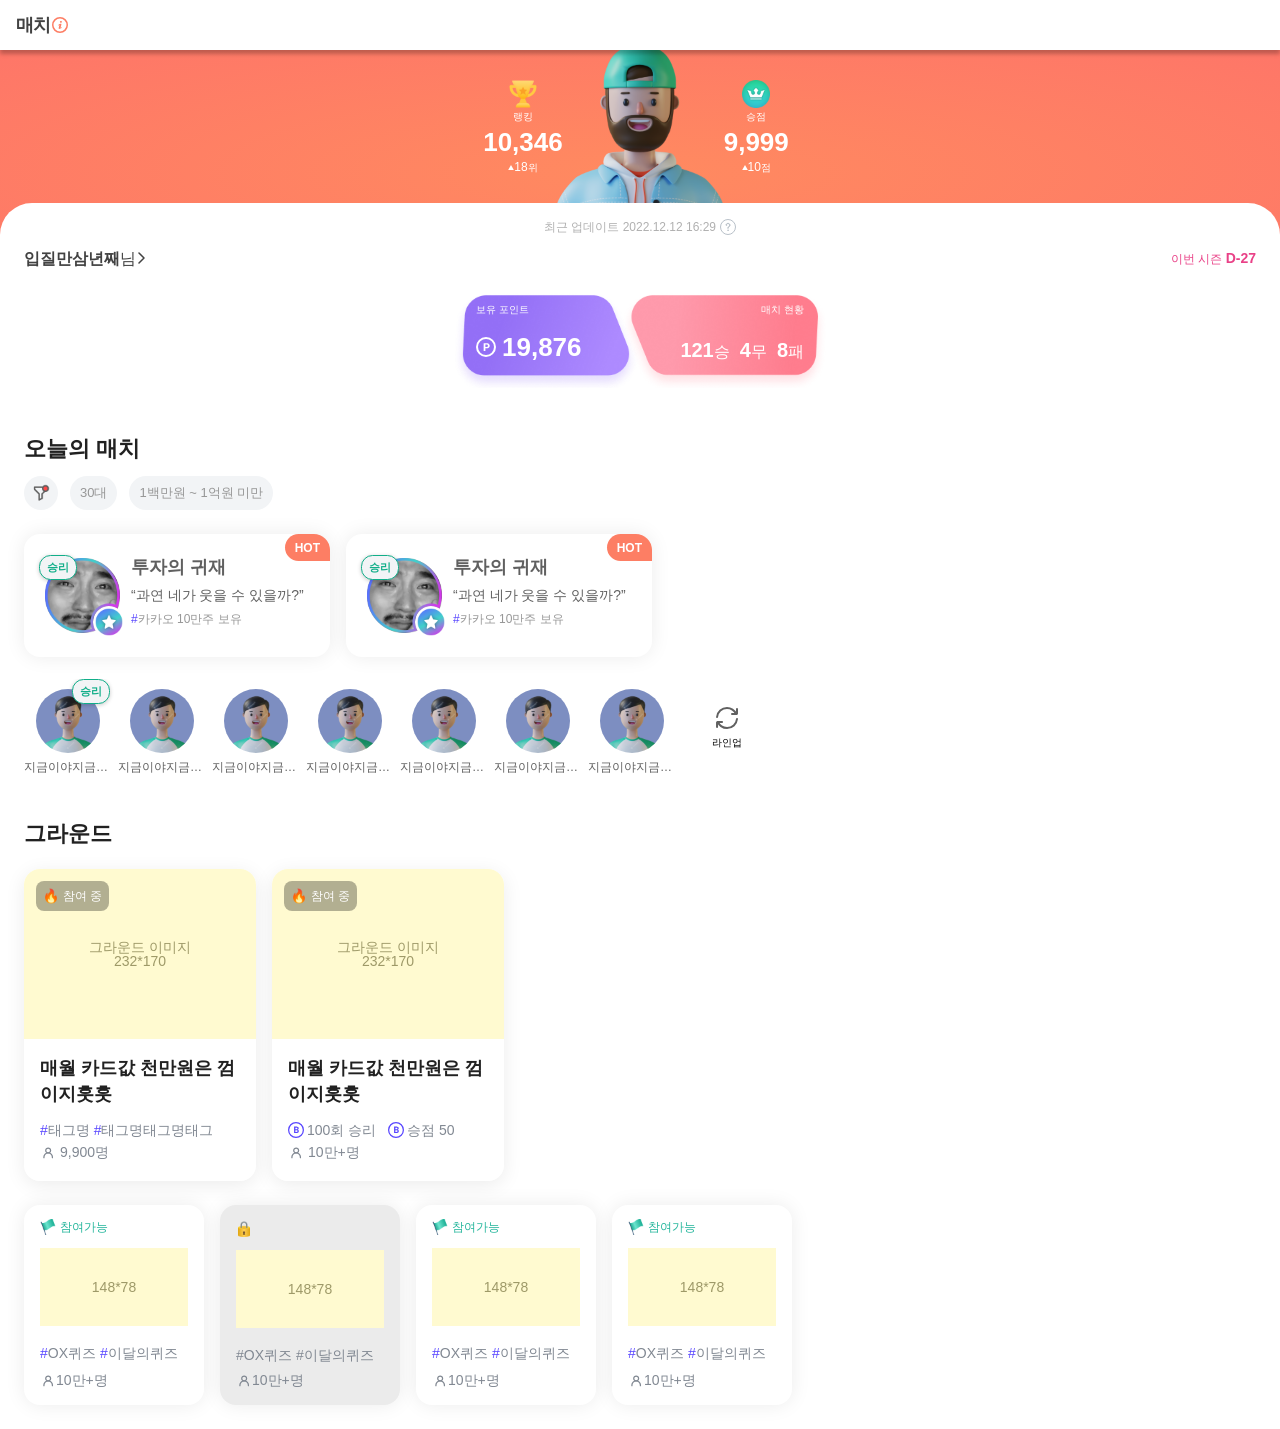
<file: kkl/index.html>
<!DOCTYPE html>
<html lang="en">
  <head>
    <meta charset="UTF-8" />
    <meta http-equiv="X-UA-Compatible" content="IE=edge" />
    <meta name="viewport" content="width=device-width, initial-scale=1.0" />
    <title>Document</title>
    <link rel="stylesheet" href="./css/style.min.css" />
  </head>
  <body>
    <div class="contents-wrap">
      <h1 class="hidden">매치 메인_정회원</h1>

      <div class="section top">
        <div class="tt-box">
          <h2 class="sec-tt small bold fs-18">매치</h2>
        </div>
        <div class="main-bg">
          <div class="box-wrap">
            <div class="rangking box">
              <div class="ico"></div>
              <p class="fs-10">랭킹</p>
              <p class="fs-26 eng">10,346</p>
              <div class="order fs-10"><em class="eng fs-12">18</em>위</div>
            </div>
            <div class="score box">
              <div class="ico"></div>
              <p class="fs-10">승점</p>
              <p class="fs-26 eng">9,999</p>
              <div class="order fs-10"><em class="eng fs-12">10</em>점</div>
            </div>
          </div>
          <div class="character boy"></div>
        </div>
        <div class="view-box">
          <div class="date">
            <p class="fs-12">최근 업데이트 <em class="eng">2022.12.12 16:29</em></p>
            <i class="tooltip"></i>
          </div>
          <div class="profile">
            <a class="user-id fs-16" href="#none"><strong>입질만삼년째</strong>님</a>
            <p class="left-day fs-12">이번 시즌 <em class="eng fs-14">D-27</em></p>
          </div>
          <div class="result">
            <div class="point box">
              <div class="wrap">
                <p>보유 포인트</p>
                <div class="point-wrap">
                  <div class="icon"></div>
                  <p class="eng">19,876</p>
                </div>
              </div>
            </div>
            <div class="match box">
              <div class="wrap">
                <p>매치 현황</p>
                <div class="match-wrap">
                  <div class="win">
                    <p><em class="eng">121</em>승</p>
                  </div>
                  <div class="draw">
                    <p><em class="eng">4</em>무</p>
                  </div>
                  <div class="lose">
                    <p><em class="eng">8</em>패</p>
                  </div>
                </div>
              </div>
            </div>
          </div>
        </div>
      </div>
      <div class="section">
        <h2>오늘의 매치</h2>
        <div class="tag-box">
          <div class="tag ico">
            <img src="./image/bx_filter-alt.png" alt="필터아이콘" />
          </div>
          <div class="tag age">30대</div>
          <div class="tag money">1백만원 ~ 1억원 미만</div>
        </div>

        <div class="card-box">
          <div class="card win">
            <div class="profile-image">
              <div class="win">승리</div>
              <!-- <div class="lose">패배</div> -->
              <!-- <div class="draw">무승부</div> -->
              <div class="bookmark"></div>
            </div>
            <div class="summary">
              <h3 class="name">투자의 귀재</h3>
              <p>“과연 네가 웃을 수 있을까?”</p>
              <div class="hash-tag">카카오 10만주 보유</div>
            </div>
            <!-- <a href="#none" title="상세 페이지로 이동"></a> -->
          </div>
          <div class="card win">
            <div class="profile-image">
              <div class="win">승리</div>
              <!-- <div class="lose">패배</div> -->
              <!-- <div class="draw">무승부</div> -->
              <div class="bookmark"></div>
            </div>
            <div class="summary">
              <h3 class="name">투자의 귀재</h3>
              <p>“과연 네가 웃을 수 있을까?”</p>
              <div class="hash-tag">카카오 10만주 보유</div>
            </div>
            <!-- <a href="#none" title="상세 페이지로 이동"></a> -->
          </div>
        </div>

        <div class="user-box">
          <div class="user win">
            <div class="user-image">
              <div class="win">승리</div>
              <!-- <div class="lose">패배</div> -->
              <!-- <div class="revenge">리벤지</div> -->
              <!-- <div class="draw">무승부</div> -->
            </div>
            <div class="user-id">
              <p>지금이야지금이지금이야지금이야지금이야</p>
            </div>
            <a href="#none" title="상세 페이지로 이동"></a>
          </div>
          <div class="user">
            <div class="user-image">
              <!-- <div class="win">승리</div> -->
              <!-- <div class="lose">패배</div> -->
              <!-- <div class="revenge">리벤지</div> -->
              <!-- <div class="draw">무승부</div> -->
            </div>
            <div class="user-id">
              <p>지금이야지금이지금이야지금이야지금이야</p>
            </div>
            <a href="#none" title="상세 페이지로 이동"></a>
          </div>
          <div class="user">
            <div class="user-image">
              <!-- <div class="win">승리</div> -->
              <!-- <div class="lose">패배</div> -->
              <!-- <div class="revenge">리벤지</div> -->
              <!-- <div class="draw">무승부</div> -->
            </div>
            <div class="user-id">
              <p>지금이야지금이지금이야지금이야지금이야</p>
            </div>
            <a href="#none" title="상세 페이지로 이동"></a>
          </div>
          <div class="user">
            <div class="user-image">
              <!-- <div class="win">승리</div> -->
              <!-- <div class="lose">패배</div> -->
              <!-- <div class="revenge">리벤지</div> -->
              <!-- <div class="draw">무승부</div> -->
            </div>
            <div class="user-id">
              <p>지금이야지금이지금이야지금이야지금이야</p>
            </div>
            <a href="#none" title="상세 페이지로 이동"></a>
          </div>
          <div class="user">
            <div class="user-image">
              <!-- <div class="win">승리</div> -->
              <!-- <div class="lose">패배</div> -->
              <!-- <div class="revenge">리벤지</div> -->
              <!-- <div class="draw">무승부</div> -->
            </div>
            <div class="user-id">
              <p>지금이야지금이지금이야지금이야지금이야</p>
            </div>
            <a href="#none" title="상세 페이지로 이동"></a>
          </div>
          <div class="user">
            <div class="user-image">
              <!-- <div class="win">승리</div> -->
              <!-- <div class="lose">패배</div> -->
              <!-- <div class="revenge">리벤지</div> -->
              <!-- <div class="draw">무승부</div> -->
            </div>
            <div class="user-id">
              <p>지금이야지금이지금이야지금이야지금이야</p>
            </div>
            <a href="#none" title="상세 페이지로 이동"></a>
          </div>
          <div class="user">
            <div class="user-image">
              <!-- <div class="win">승리</div> -->
              <!-- <div class="lose">패배</div> -->
              <!-- <div class="revenge">리벤지</div> -->
              <!-- <div class="draw">무승부</div> -->
            </div>
            <div class="user-id">
              <p>지금이야지금이지금이야지금이야지금이야</p>
            </div>
            <a href="#none" title="상세 페이지로 이동"></a>
          </div>
          <div class="shuffle">
            <div class="ico"></div>
            <p>라인업</p>
            <a href="#none" title="순서 섞기"></a>
          </div>
        </div>
      </div>
      <div class="section">
        <h2>그라운드</h2>
        <div class="main-cardbox">
          <div class="main-card">
            <div class="top">
              <span class="join"> 참여 중</span>
              <p>그라운드 이미지<br />232*170</p>
            </div>
            <div class="bottom">
              <h3>매월 카드값 천만원은 껌이지훗훗</h3>
              <div class="tag-wrap">
                <span class="tag-name">태그명</span>
                <span class="tag-name">태그명태그명태그</span>
              </div>
              <p class="total"><em class="eng">9,900</em>명</p>
            </div>
            <a href="#none" title="상세 페이지로 이동"></a>
          </div>
          <div class="main-card">
            <div class="top">
              <span class="join">참여 중</span>
              <p>그라운드 이미지<br />232*170</p>
            </div>
            <div class="bottom">
              <h3>매월 카드값 천만원은 껌이지훗훗</h3>
              <!-- <div class="hash-tag">
                                <span class="tag-name">태그명</span>
                                <span class="tag-name">태그명태그명태그</span>
                            </div> -->
              <div class="tag-wrap">
                <span class="score win"><em class="eng">100</em>회 승리</span>
                <!-- <span class="number lose"><em class="eng">100</em>회 패배</span> -->
                <span class="score">승점 <em class="eng">50</em></span>
              </div>
              <p class="total"><em class="eng">10</em>만+명</p>
            </div>
            <a href="#none" title="상세 페이지로 이동"></a>
          </div>
        </div>
        <div class="sub-cardbox">
          <div class="sub-card">
            <span class="joinable">참여가능</span>
            <!-- <span class="unable"></span> -->
            <div class="card-image">
              <p>148*78</p>
            </div>
            <div class="hash-tag">
              <span class="tag-name">OX퀴즈</span>
              <span class="tag-name">이달의퀴즈</span>
            </div>
            <p class="total"><em class="eng">10</em>만+명</p>
            <a href="#none" title="상세 페이지로 이동"></a>
          </div>
          <div class="sub-card lock">
            <span class="joinable">참여가능</span>
            <span class="unable"></span>
            <div class="card-image">
              <p>148*78</p>
            </div>
            <div class="hash-tag">
              <span class="tag-name">OX퀴즈</span>
              <span class="tag-name">이달의퀴즈</span>
            </div>
            <p class="total"><em class="eng">10</em>만+명</p>
            <a href="#none" title="상세 페이지로 이동"></a>
          </div>
          <div class="sub-card">
            <span class="joinable">참여가능</span>
            <!-- <span class="unable"></span> -->
            <div class="card-image">
              <p>148*78</p>
            </div>
            <div class="hash-tag">
              <span class="tag-name">OX퀴즈</span>
              <span class="tag-name">이달의퀴즈</span>
            </div>
            <p class="total"><em class="eng">10</em>만+명</p>
            <a href="#none" title="상세 페이지로 이동"></a>
          </div>
          <div class="sub-card">
            <span class="joinable">참여가능</span>
            <!-- <span class="unable"></span> -->
            <div class="card-image">
              <p>148*78</p>
            </div>
            <div class="hash-tag">
              <span class="tag-name">OX퀴즈</span>
              <span class="tag-name">이달의퀴즈</span>
            </div>
            <p class="total"><em class="eng">10</em>만+명</p>
            <a href="#none" title="상세 페이지로 이동"></a>
          </div>
        </div>
      </div>
    </div>
  </body>
</html>
</file>
<file: kkl/css/style.min.css>
@import"../css/normalize.css";@import"../css/reset.css";html{font-size:62.5%;height:100%;-webkit-text-size-adjust:none;-moz-text-size-adjust:none;-ms-text-size-adjust:none;text-size-adjust:none}body{font-family:"Noto Sans KR",sans-serif;font-weight:500}body .eng{font-family:"Roboto",sans-serif}body .bold{font-weight:700}body .hidden{display:none}body .fs-10{font-size:1rem}body .fs-11{font-size:1.1rem}body .fs-12{font-size:1.2rem}body .fs-13{font-size:1.3rem}body .fs-14{font-size:1.4rem}body .fs-16{font-size:1.6rem}body .fs-18{font-size:1.8rem}body .fs-20{font-size:2rem}body .fs-22{font-size:2.2rem}body .fs-26{font-size:2.6rem}.section{margin-bottom:5rem;padding-left:2.4rem;overflow:hidden}.section>h2{font-size:2.2rem;font-weight:700;color:#212121}.section.top{padding-left:0}.section.top .tt-box{position:relative;z-index:11;background:#fff;-webkit-box-shadow:0 4px 4px 0 rgba(0,0,0,.25);box-shadow:0 4px 4px 0 rgba(0,0,0,.25);padding:1.6rem}.section.top .main-bg{position:relative;height:24.7rem;background-image:radial-gradient(#ff8a60, #fe7668)}.section.top .main-bg .character.boy{position:absolute;top:calc(50% - 5rem);left:50%;-webkit-transform:translate(-50%, -50%);transform:translate(-50%, -50%);width:17rem;height:17rem;background:url(../image/main_image3x.png) center center/cover no-repeat}.section.top .main-bg .box-wrap{display:-webkit-box;display:-ms-flexbox;display:flex;position:relative;z-index:10;-webkit-box-pack:center;-ms-flex-pack:center;justify-content:center;gap:16.1rem;margin:0 auto;padding-left:2.3rem;padding-right:3.1rem;color:#fff}.section.top .main-bg .box-wrap .box{display:-webkit-box;display:-ms-flexbox;display:flex;position:relative;z-index:0;-webkit-box-orient:vertical;-webkit-box-direction:normal;-ms-flex-direction:column;flex-direction:column;-webkit-box-align:center;-ms-flex-align:center;align-items:center;margin-top:3rem}.section.top .main-bg .box-wrap .box .ico{width:2.8rem;height:2.8rem;margin-bottom:.4rem;background:url(../image/ic_trophy.png) no-repeat;background-size:contain}.section.top .main-bg .box-wrap .box .fs-26{margin-top:.7rem;margin-bottom:.6rem;font-weight:600}.section.top .main-bg .box-wrap .box .order::before{content:"";display:inline-block;width:.6rem;height:.6rem;background:url("data:image/svg+xml,%0A%3Csvg width='6' height='5' viewBox='0 0 6 5' fill='none' xmlns='http://www.w3.org/2000/svg'%3E%3Cpath d='M5.82 4.928L3 0.0439998L0.18 4.928H5.82Z' fill='white'/%3E%3C/svg%3E%0A") no-repeat}.section.top .main-bg .box-wrap .box.score .ico{background-image:url(../image/ic_crown.png)}.section.top .view-box{position:relative;width:100%;margin-top:-9.4rem;padding-top:1.6rem;background:#fff;border-radius:3.2rem}.section.top .view-box .date{display:-webkit-box;display:-ms-flexbox;display:flex;-webkit-box-pack:center;-ms-flex-pack:center;justify-content:center;-webkit-box-align:center;-ms-flex-align:center;align-items:center;text-align:center;color:#b0b0b0}.section.top .view-box .date .tooltip{display:inline-block;width:1.6rem;height:1.6rem;margin-left:.4rem;background:url("data:image/svg+xml,%0A%3Csvg width='16' height='16' viewBox='0 0 16 16' fill='none' xmlns='http://www.w3.org/2000/svg'%3E%3Cg clip-path='url(%23clip0_0_373)'%3E%3Ccircle cx='8' cy='8' r='7.5' stroke='%23B9C1C9'/%3E%3Cpath d='M6.33243 6.15384L6.62681 6.558L6.33243 6.15384C6.29796 6.17894 6.24535 6.19663 6.18564 6.19298C6.12598 6.18933 6.08018 6.16578 6.05412 6.1408C6.02963 6.11734 6.02651 6.09795 6.0265 6.08947C6.02655 5.65374 6.21942 5.22303 6.5845 4.89616C6.95144 4.56762 7.45985 4.375 8 4.375C8.54015 4.375 9.04857 4.56762 9.41551 4.89616C9.78063 5.22308 9.9735 5.65385 9.9735 6.08964C9.9735 6.45964 9.90998 6.70349 9.78527 6.92501C9.65156 7.16254 9.42852 7.40911 9.04264 7.75461L9.04262 7.75459L9.03859 7.75828L8.91716 7.86941L8.91716 7.86941L8.91518 7.87124C8.67993 8.08889 8.48281 8.29472 8.35364 8.53165C8.21345 8.78881 8.17459 9.04094 8.17459 9.31094C8.17459 9.31957 8.17125 9.34066 8.14349 9.36552C8.11391 9.39201 8.06305 9.41494 8 9.41494C7.93695 9.41494 7.8861 9.39201 7.85652 9.36552C7.82875 9.34066 7.82541 9.31957 7.82541 9.31094C7.82541 8.94095 7.88894 8.69709 8.01364 8.47558C8.14735 8.23805 8.37039 7.99148 8.75627 7.64598L8.75629 7.646L8.76033 7.64231L8.88175 7.53117L8.88176 7.53118L8.88373 7.52935C9.11898 7.3117 9.3161 7.10587 9.44527 6.86894C9.58547 6.61177 9.62432 6.35965 9.62432 6.08964C9.62432 5.6711 9.43813 5.28252 9.12854 5.00532C8.82076 4.72975 8.41405 4.58299 8 4.58299C7.58595 4.58299 7.17925 4.72975 6.87147 5.00532C6.56711 5.27783 6.38202 5.65798 6.37584 6.06843L6.37311 6.10412C6.36903 6.11618 6.3585 6.13485 6.33243 6.15384Z' fill='%23D6DBE1' stroke='%23B9C1C9'/%3E%3Ccircle cx='8.09806' cy='11.2879' r='0.837068' fill='%23B9C1C9'/%3E%3C/g%3E%3Cdefs%3E%3CclipPath id='clip0_0_373'%3E%3Crect width='16' height='16' fill='white'/%3E%3C/clipPath%3E%3C/defs%3E%3C/svg%3E%0A") no-repeat}.section.top .view-box .profile{display:-webkit-box;display:-ms-flexbox;display:flex;-webkit-box-pack:justify;-ms-flex-pack:justify;justify-content:space-between;padding:1.6rem 2.4rem 2.4rem 2.4rem}.section.top .view-box .profile .user-id{color:#424242}.section.top .view-box .profile .user-id strong{font-weight:bold}.section.top .view-box .profile .user-id:after{content:"";display:inline-block;width:1.2rem;height:1.2rem;background:url("data:image/svg+xml,%0A%3Csvg width='12' height='12' viewBox='0 0 12 12' fill='none' xmlns='http://www.w3.org/2000/svg'%3E%3Cpath d='M3 1L8 6L3 11' stroke='%23424242' stroke-width='1.5' stroke-linecap='round' stroke-linejoin='round'/%3E%3C/svg%3E%0A")}.section.top .view-box .profile .left-day{color:#e94187}.section.top .view-box .profile .left-day em{font-weight:bold}.section.top .view-box .result{display:-webkit-box;display:-ms-flexbox;display:flex;-webkit-box-pack:center;-ms-flex-pack:center;justify-content:center;-webkit-box-align:center;-ms-flex-align:center;align-items:center;padding:0 1.6rem}.section.top .view-box .result .box{display:-webkit-box;display:-ms-flexbox;display:flex;position:relative;-webkit-box-orient:vertical;-webkit-box-direction:normal;-ms-flex-direction:column;flex-direction:column;-webkit-box-pack:justify;-ms-flex-pack:justify;justify-content:space-between;height:7.3rem;padding-bottom:2.4rem;color:#fff}.section.top .view-box .result .box>p{margin-top:1.4rem;color:rgba(255,255,255,.7)}.section.top .view-box .result .box .wrap{position:absolute;display:-webkit-box;display:-ms-flexbox;display:flex;-webkit-box-orient:vertical;-webkit-box-direction:normal;-ms-flex-direction:column;flex-direction:column;-webkit-box-pack:justify;-ms-flex-pack:justify;justify-content:space-between;top:1.4rem;bottom:1.4rem;padding-bottom:1.4rem}.section.top .view-box .result .box.point{width:16.4rem;padding-left:2.4rem;background:url(../image/has_point.png) center top/100% no-repeat}.section.top .view-box .result .box.point .point-wrap{display:-webkit-box;display:-ms-flexbox;display:flex;-webkit-box-align:center;-ms-flex-align:center;align-items:center;font-weight:700;font-size:2.6rem}.section.top .view-box .result .box.point .point-wrap .icon{width:2rem;height:2rem;margin-right:.6rem;background:url("data:image/svg+xml,%0A%3Csvg width='20' height='20' viewBox='0 0 20 20' fill='none' xmlns='http://www.w3.org/2000/svg'%3E%3Cg clip-path='url(%23clip0_0_393)'%3E%3Ccircle cx='10' cy='10' r='9' stroke='white' stroke-width='2'/%3E%3Cpath d='M10.7275 11.2822H8.76172V9.92334H10.7275C11.0176 9.92334 11.2503 9.875 11.4258 9.77832C11.6048 9.68164 11.7355 9.54915 11.8179 9.38086C11.9038 9.20898 11.9468 9.01562 11.9468 8.80078C11.9468 8.57878 11.9038 8.37288 11.8179 8.18311C11.7355 7.98975 11.6048 7.83398 11.4258 7.71582C11.2503 7.59766 11.0176 7.53857 10.7275 7.53857H9.39551V14H7.64453V6.17969H10.7275C11.3506 6.17969 11.8841 6.29248 12.3281 6.51807C12.7757 6.74365 13.1177 7.05339 13.354 7.44727C13.5939 7.83757 13.7139 8.28516 13.7139 8.79004C13.7139 9.29492 13.5939 9.73356 13.354 10.106C13.1177 10.4784 12.7757 10.7684 12.3281 10.9761C11.8841 11.1802 11.3506 11.2822 10.7275 11.2822Z' fill='white'/%3E%3C/g%3E%3Cdefs%3E%3CclipPath id='clip0_0_393'%3E%3Crect width='20' height='20' fill='white'/%3E%3C/clipPath%3E%3C/defs%3E%3C/svg%3E%0A") no-repeat}.section.top .view-box .result .box.match{width:18.4rem;padding-right:2.4rem;margin-left:-2rem;text-align:right;background:url(../image/match_condition.png) center top/100% no-repeat}.section.top .view-box .result .box.match .wrap{right:2.4rem}.section.top .view-box .result .box.match .match-wrap{display:-webkit-box;display:-ms-flexbox;display:flex;-webkit-box-pack:right;-ms-flex-pack:right;justify-content:right;gap:1rem;font-size:1.6rem}.section.top .view-box .result .box.match .match-wrap .eng{font-size:2rem;font-weight:700}.section .tag-box{display:-webkit-box;display:-ms-flexbox;display:flex;margin-top:1.6rem;gap:1.2rem}.section .tag-box .tag{display:inline-block;padding:.7rem 1rem .8rem;font-size:1.3rem;line-height:1.9rem;color:#979797;background:#f2f4f6;border-radius:1.7rem}.section .tag-box .tag.ico{padding:.8rem;line-height:1}.section .tag-box .tag.ico img{width:1.8rem}.section .card-box{display:-webkit-box;display:-ms-flexbox;display:flex;overflow-x:scroll;-ms-flex-wrap:nowrap;flex-wrap:nowrap;margin-left:-2.4rem;padding:2.4rem 0 2.2rem 2.4rem;-ms-overflow-style:none;scrollbar-width:none}.section .card-box::-webkit-scrollbar{display:none}.section .card-box .card{position:relative;display:-webkit-box;display:-ms-flexbox;display:flex;-webkit-box-flex:0;-ms-flex:0 0 auto;flex:0 0 auto;width:30.6rem;margin-right:1.6rem;padding:2.4rem 2.1rem;background-color:#fff;border-radius:1.6rem;-webkit-box-shadow:0 0 20px 0 rgba(0,0,0,.08);box-shadow:0 0 20px 0 rgba(0,0,0,.08);-webkit-box-sizing:border-box;box-sizing:border-box;overflow:hidden}.section .card-box .card>a{position:absolute;top:0;right:0;bottom:0;left:0}.section .card-box .card:last-child{margin-right:2.4rem}.section .card-box .card:after{content:"HOT";position:absolute;top:0;right:0;padding:.75rem 1rem;background:#fd7e64;border-radius:1.6rem;border-bottom-right-radius:0;font-size:1.2rem;font-weight:700;color:#fff}.section .card-box .card .profile-image{position:relative;width:7.5rem;height:7.5rem;background:url(../image/profile.png) center center/100% no-repeat}.section .card-box .card .profile-image::before{content:"";position:absolute;z-index:2;width:8rem;height:8rem;background:url(../image/ico_influencer2.png) center center/100% no-repeat}.section .card-box .card .profile-image::after{content:"";position:absolute;z-index:1;bottom:-0.5rem;right:-0.5rem;width:3.25rem;height:3.25rem;border-radius:50%;background:#fff}.section .card-box .card .profile-image .win{position:absolute;z-index:3;top:-0.3rem;left:-0.6rem;padding:.6rem .7rem;background:#f2f4f6;border:.1rem solid #11ae89;border-radius:1.15rem;-webkit-box-shadow:0 1px 4px 0 rgba(0,0,0,.2);box-shadow:0 1px 4px 0 rgba(0,0,0,.2);font-size:1.1rem;font-weight:700;color:#11ae89}.section .card-box .card .summary{-webkit-box-flex:1;-ms-flex:1;flex:1;margin-left:1.1rem;color:#606060}.section .card-box .card .summary h3{font-size:1.8rem;font-weight:700;margin-bottom:1.2rem}.section .card-box .card .summary p{font-size:1.4rem;margin-bottom:1.1rem}.section .card-box .card .summary .hash-tag{position:relative;font-size:1.2rem;color:#979797}.section .card-box .card .summary .hash-tag::before{content:"#";display:inline-block;color:#5846ff}.section .user-box{display:-webkit-box;display:-ms-flexbox;display:flex;overflow-x:scroll;-ms-flex-wrap:nowrap;flex-wrap:nowrap;gap:.6rem;margin-left:-2.4rem;padding:1rem 0 0 2.4rem;-ms-overflow-style:none;scrollbar-width:none}.section .user-box::-webkit-scrollbar{display:none}.section .user-box .user{display:-webkit-box;display:-ms-flexbox;display:flex;position:relative;-webkit-box-orient:vertical;-webkit-box-direction:normal;-ms-flex-direction:column;flex-direction:column;-webkit-box-align:center;-ms-flex-align:center;align-items:center}.section .user-box .user>a{position:absolute;top:0;right:0;bottom:0;left:0}.section .user-box .user .user-image{position:relative;width:6.4rem;height:6.4rem;margin-bottom:.8rem;background:url(../image/user-image.png) center center/cover no-repeat #7d8ec1;border-radius:50%}.section .user-box .user .user-image .win{position:absolute;top:-1rem;right:-1rem;padding:.6rem .7rem;background:#f2f4f6;border:.1rem solid #11ae89;border-radius:1.15rem;-webkit-box-shadow:0 1px 4px 0 rgba(0,0,0,.2);box-shadow:0 1px 4px 0 rgba(0,0,0,.2);font-size:1.1rem;font-weight:700;color:#11ae89}.section .user-box .user .user-id{width:8.8rem;text-align:center}.section .user-box .user .user-id p{font-size:1.2rem;color:#606060;letter-spacing:-3%;white-space:nowrap;overflow:hidden;text-overflow:ellipsis}.section .user-box .shuffle{display:-webkit-box;display:-ms-flexbox;display:flex;position:relative;-webkit-box-orient:vertical;-webkit-box-direction:normal;-ms-flex-direction:column;flex-direction:column;-webkit-box-align:center;-ms-flex-align:center;align-items:center;margin-right:2.4rem;padding:1.7rem 2.8rem;text-align:center}.section .user-box .shuffle>a{position:absolute;top:0;right:0;bottom:0;left:0}.section .user-box .shuffle .ico{width:2.4rem;height:2.4rem;background:url("data:image/svg+xml,%0A%3Csvg width='24' height='24' viewBox='0 0 24 24' fill='none' xmlns='http://www.w3.org/2000/svg'%3E%3Cpath d='M21.168 8C20.3892 6.21646 19.107 4.69884 17.4786 3.63311C15.8501 2.56738 13.9462 1.99983 12 2C6.81499 2 2.54999 5.947 2.04999 11' stroke='%23606060' stroke-width='2' stroke-linecap='round' stroke-linejoin='round'/%3E%3Cpath d='M17 8H21.4C21.4788 8 21.5568 7.98448 21.6296 7.95433C21.7024 7.92418 21.7685 7.87998 21.8243 7.82426C21.88 7.76855 21.9242 7.70241 21.9543 7.62961C21.9845 7.55682 22 7.47879 22 7.4V3' stroke='%23606060' stroke-width='2' stroke-linecap='round' stroke-linejoin='round'/%3E%3Cpath d='M2.88098 16C4.42498 19.532 7.94898 22 12.049 22C17.235 22 21.499 18.053 22 13' stroke='%23606060' stroke-width='2' stroke-linecap='round' stroke-linejoin='round'/%3E%3Cpath d='M7.04999 16H2.64999C2.49086 16 2.33825 16.0632 2.22572 16.1757C2.1132 16.2883 2.04999 16.4409 2.04999 16.6V21' stroke='%23606060' stroke-width='2' stroke-linecap='round' stroke-linejoin='round'/%3E%3C/svg%3E%0A")}.section .user-box .shuffle p{width:3.3rem;margin-top:.8rem}.section .main-cardbox{display:-webkit-box;display:-ms-flexbox;display:flex;-ms-flex-wrap:nowrap;flex-wrap:nowrap;overflow-x:scroll;margin-left:-2.4rem;padding:2.4rem 0 2.4rem 2.4rem;-ms-overflow-style:none;scrollbar-width:none}.section .main-cardbox::-webkit-scrollbar{display:none}.section .main-cardbox .main-card{position:relative;-ms-flex-negative:0;flex-shrink:0;width:23.2rem;height:31.2rem;margin-right:1.6rem;border-radius:1.6rem;-webkit-box-shadow:0 .4rem 2rem 0 rgba(0,0,0,.08);box-shadow:0 .4rem 2rem 0 rgba(0,0,0,.08);-webkit-box-sizing:border-box;box-sizing:border-box;overflow:hidden}.section .main-cardbox .main-card:last-child{margin-right:2.4rem}.section .main-cardbox .main-card>div{-webkit-box-sizing:border-box;box-sizing:border-box}.section .main-cardbox .main-card>a{position:absolute;top:0;right:0;bottom:0;left:0}.section .main-cardbox .main-card .top{position:relative;height:17rem;background:#fffad0}.section .main-cardbox .main-card .top .join{position:absolute;display:-webkit-box;display:-ms-flexbox;display:flex;-webkit-box-align:center;-ms-flex-align:center;align-items:center;top:1.2rem;left:1.2rem;padding:.7rem;background:rgba(0,0,0,.3);border-radius:.8rem;font-size:1.2rem;color:#fff}.section .main-cardbox .main-card .top .join:before{content:"";display:inline-block;width:1.6rem;height:1.6rem;margin-right:.4rem;background:url(../image/ic_fire.png) center center/contain no-repeat}.section .main-cardbox .main-card .top p{position:absolute;top:50%;left:50%;-webkit-transform:translate(-50%, -50%);transform:translate(-50%, -50%);font-size:1.4rem;text-align:center;color:#9e9968}.section .main-cardbox .main-card .bottom{height:14.2rem;padding:1.6rem;background:#fff;font-size:1.4rem;color:#818892}.section .main-cardbox .main-card .bottom h3{padding-bottom:1.6rem;font-size:1.8rem;font-weight:600;line-height:2.6rem;color:#212121}.section .main-cardbox .main-card .bottom .tag-wrap{padding-bottom:.8rem}.section .main-cardbox .main-card .bottom .tag-wrap .tag-name{position:relative}.section .main-cardbox .main-card .bottom .tag-wrap .tag-name:before{content:"#";display:inline-block;color:#5846ff}.section .main-cardbox .main-card .bottom .tag-wrap .score{position:relative;padding-left:1.9rem;margin-right:.8rem}.section .main-cardbox .main-card .bottom .tag-wrap .score:before{content:"";position:absolute;top:50%;-webkit-transform:translateY(-50%);transform:translateY(-50%);left:0;width:1.6rem;height:1.6rem;margin-right:.4rem;background:url("data:image/svg+xml,%0A%3Csvg width='16' height='16' viewBox='0 0 16 16' fill='none' xmlns='http://www.w3.org/2000/svg'%3E%3Crect x='0.625' y='0.625' width='14.75' height='14.75' rx='7.375' fill='white' stroke='%235846FF' stroke-width='1.25'/%3E%3Cpath d='M8.57617 8.19189H6.93262L6.92383 7.28662H8.30371C8.54688 7.28662 8.74609 7.25586 8.90137 7.19434C9.05664 7.12988 9.17236 7.0376 9.24854 6.91748C9.32764 6.79443 9.36719 6.64502 9.36719 6.46924C9.36719 6.27002 9.3291 6.10889 9.25293 5.98584C9.17969 5.86279 9.06396 5.77344 8.90576 5.71777C8.75049 5.66211 8.5498 5.63428 8.30371 5.63428H7.38965V11H6.07129V4.60156H8.30371C8.67578 4.60156 9.0083 4.63672 9.30127 4.70703C9.59717 4.77734 9.84766 4.88428 10.0527 5.02783C10.2578 5.17139 10.4146 5.35303 10.5229 5.57275C10.6313 5.78955 10.6855 6.04736 10.6855 6.34619C10.6855 6.60986 10.6255 6.85303 10.5054 7.07568C10.3882 7.29834 10.2021 7.47998 9.94727 7.62061C9.69531 7.76123 9.36572 7.83887 8.9585 7.85352L8.57617 8.19189ZM8.51904 11H6.57227L7.08643 9.97168H8.51904C8.75049 9.97168 8.93945 9.93506 9.08594 9.86182C9.23242 9.78564 9.34082 9.68311 9.41113 9.5542C9.48145 9.42529 9.5166 9.27734 9.5166 9.11035C9.5166 8.92285 9.48438 8.76025 9.41992 8.62256C9.3584 8.48486 9.25879 8.37939 9.12109 8.30615C8.9834 8.22998 8.80176 8.19189 8.57617 8.19189H7.30615L7.31494 7.28662H8.89697L9.2002 7.64258C9.58984 7.63672 9.90332 7.70557 10.1406 7.84912C10.3809 7.98975 10.5552 8.17285 10.6636 8.39844C10.7749 8.62402 10.8306 8.86572 10.8306 9.12354C10.8306 9.53369 10.7412 9.87939 10.5625 10.1606C10.3838 10.439 10.1216 10.6484 9.77588 10.7891C9.43311 10.9297 9.01416 11 8.51904 11Z' fill='%235846FF'/%3E%3C/svg%3E%0A")}.section .main-cardbox .main-card .bottom .total{position:relative;display:-webkit-box;display:-ms-flexbox;display:flex}.section .main-cardbox .main-card .bottom .total:before{content:"";display:inline-block;width:1.6rem;height:1.6rem;margin-right:.4rem;background:url("data:image/svg+xml,%0A%3Csvg width='16' height='16' viewBox='0 0 16 16' fill='none' xmlns='http://www.w3.org/2000/svg'%3E%3Cpath d='M3.9248 12.6864V12.081C3.9248 10.9571 4.37128 9.87921 5.166 9.08449C5.96073 8.28976 7.0386 7.84329 8.16251 7.84329V7.84329C9.28642 7.84329 10.3643 8.28976 11.159 9.08449C11.9537 9.87921 12.4002 10.9571 12.4002 12.081V12.6864' stroke='%23818892' stroke-width='1.25' stroke-linecap='round' stroke-linejoin='round'/%3E%3Cpath d='M8.16224 7.84309C8.80447 7.84309 9.4204 7.58797 9.87453 7.13384C10.3287 6.67971 10.5838 6.06378 10.5838 5.42155C10.5838 4.77931 10.3287 4.16338 9.87453 3.70925C9.4204 3.25513 8.80447 3 8.16224 3C7.52001 3 6.90408 3.25513 6.44995 3.70925C5.99582 4.16338 5.74069 4.77931 5.74069 5.42155C5.74069 6.06378 5.99582 6.67971 6.44995 7.13384C6.90408 7.58797 7.52001 7.84309 8.16224 7.84309V7.84309Z' stroke='%23818892' stroke-width='1.25' stroke-linecap='round' stroke-linejoin='round'/%3E%3C/svg%3E%0A")}.section .sub-cardbox{display:-webkit-box;display:-ms-flexbox;display:flex;-ms-flex-wrap:nowrap;flex-wrap:nowrap;overflow-x:scroll;margin:-2.4rem 0 0 -2.4rem;padding:2.4rem 0 2.4rem 2.4rem;-ms-overflow-style:none;scrollbar-width:none}.section .sub-cardbox::-webkit-scrollbar{display:none}.section .sub-cardbox .sub-card{display:-webkit-box;display:-ms-flexbox;display:flex;position:relative;-webkit-box-orient:vertical;-webkit-box-direction:normal;-ms-flex-direction:column;flex-direction:column;-webkit-box-pack:justify;-ms-flex-pack:justify;justify-content:space-between;-ms-flex-negative:0;flex-shrink:0;width:18rem;height:20rem;margin-right:1.6rem;padding:1.6rem;border-radius:1.6rem;-webkit-box-shadow:0 0 2rem 0 rgba(0,0,0,.08);box-shadow:0 0 2rem 0 rgba(0,0,0,.08);-webkit-box-sizing:border-box;box-sizing:border-box;font-size:1.4rem;color:#818892}.section .sub-cardbox .sub-card>a{position:absolute;top:0;right:0;bottom:0;left:0}.section .sub-cardbox .sub-card:last-child{margin-right:2.4rem}.section .sub-cardbox .sub-card.lock{position:relative;overflow:hidden}.section .sub-cardbox .sub-card.lock .joinable{display:none}.section .sub-cardbox .sub-card.lock .unable{display:block}.section .sub-cardbox .sub-card.lock .hash-tag .tag-name::before{color:#818892}.section .sub-cardbox .sub-card.lock:before{content:"";position:absolute;z-index:-1;top:0;right:0;bottom:0;left:0;background:#ebebeb}.section .sub-cardbox .sub-card .unable{width:1.6rem;height:1.6rem;background:url(../image/ic_lock.png) center/contain no-repeat}.section .sub-cardbox .sub-card .joinable{position:relative;padding-left:2rem;font-size:1.2rem;color:#25b69c}.section .sub-cardbox .sub-card .joinable::before{content:"";position:absolute;top:50%;left:0;-webkit-transform:translateY(-50%);transform:translateY(-50%);width:1.6rem;height:1.6rem;background:url(../image/ic_flag.png) center center/contain no-repeat}.section .sub-cardbox .sub-card .card-image{position:relative;height:7.8rem;margin:1rem 0 1.6rem 0;background:#fffad0}.section .sub-cardbox .sub-card .card-image p{position:absolute;top:50%;left:50%;-webkit-transform:translate(-50%, -50%);transform:translate(-50%, -50%);font-size:1.4rem;color:#9e9968}.section .sub-cardbox .sub-card .hash-tag{margin-bottom:.8rem}.section .sub-cardbox .sub-card .hash-tag .tag-name::before{content:"#";display:inline-block;color:#5846ff}.section .sub-cardbox .sub-card .total{display:-webkit-box;display:-ms-flexbox;display:flex}.section .sub-cardbox .sub-card .total::before{content:"";display:inline-block;width:1.6rem;height:1.6rem;background:url("data:image/svg+xml,%0A%3Csvg width='16' height='16' viewBox='0 0 16 16' fill='none' xmlns='http://www.w3.org/2000/svg'%3E%3Cpath d='M3.9248 12.6864V12.081C3.9248 10.9571 4.37128 9.87921 5.166 9.08449C5.96073 8.28976 7.0386 7.84329 8.16251 7.84329V7.84329C9.28642 7.84329 10.3643 8.28976 11.159 9.08449C11.9537 9.87921 12.4002 10.9571 12.4002 12.081V12.6864' stroke='%23818892' stroke-width='1.25' stroke-linecap='round' stroke-linejoin='round'/%3E%3Cpath d='M8.16224 7.84309C8.80447 7.84309 9.4204 7.58797 9.87453 7.13384C10.3287 6.67971 10.5838 6.06378 10.5838 5.42155C10.5838 4.77931 10.3287 4.16338 9.87453 3.70925C9.4204 3.25513 8.80447 3 8.16224 3C7.52001 3 6.90408 3.25513 6.44995 3.70925C5.99582 4.16338 5.74069 4.77931 5.74069 5.42155C5.74069 6.06378 5.99582 6.67971 6.44995 7.13384C6.90408 7.58797 7.52001 7.84309 8.16224 7.84309V7.84309Z' stroke='%23818892' stroke-width='1.25' stroke-linecap='round' stroke-linejoin='round'/%3E%3C/svg%3E%0A") no-repeat}.sec-tt.small{position:relative;color:#424242;letter-spacing:-0.8px}.sec-tt.small:after{content:"";position:absolute;top:50%;-webkit-transform:translateY(-50%);transform:translateY(-50%);width:1.6rem;height:1.6rem;margin-left:.2rem;background-image:url("data:image/svg+xml,%0A%3Csvg width='16' height='16' viewBox='0 0 16 16' fill='none' xmlns='http://www.w3.org/2000/svg'%3E%3Ccircle cx='8' cy='8' r='7.25' fill='white' stroke='%23FD7E64' stroke-width='1.5'/%3E%3Cg clip-path='url(%23clip0_0_381)'%3E%3Cpath d='M9.05739 4C9.64 4 9.9313 4.3648 9.9313 4.7828C9.9313 5.3048 9.42522 5.7876 8.76652 5.7876C8.21478 5.7876 7.89304 5.4876 7.90826 4.9916C7.90826 4.5744 8.2913 4 9.05739 4ZM7.26478 12C6.80478 12 6.46783 11.7392 6.78957 10.5904L7.31739 8.5536C7.40913 8.228 7.42435 8.0972 7.31739 8.0972C7.17957 8.0972 6.58304 8.322 6.22957 8.544L6 8.192C7.11826 7.3176 8.40478 6.8052 8.95696 6.8052C9.41652 6.8052 9.49304 7.3144 9.26348 8.0972L8.6587 10.238C8.55174 10.616 8.59739 10.7464 8.70478 10.7464C8.84261 10.7464 9.29478 10.5896 9.73913 10.2636L10 10.5892C8.91217 11.608 7.72391 12 7.26478 12Z' fill='%23FD7E64'/%3E%3C/g%3E%3Cdefs%3E%3CclipPath id='clip0_0_381'%3E%3Crect width='4' height='8' fill='white' transform='translate(6 4)'/%3E%3C/clipPath%3E%3C/defs%3E%3C/svg%3E%0A")}/*# sourceMappingURL=style.min.css.map */
</file>
